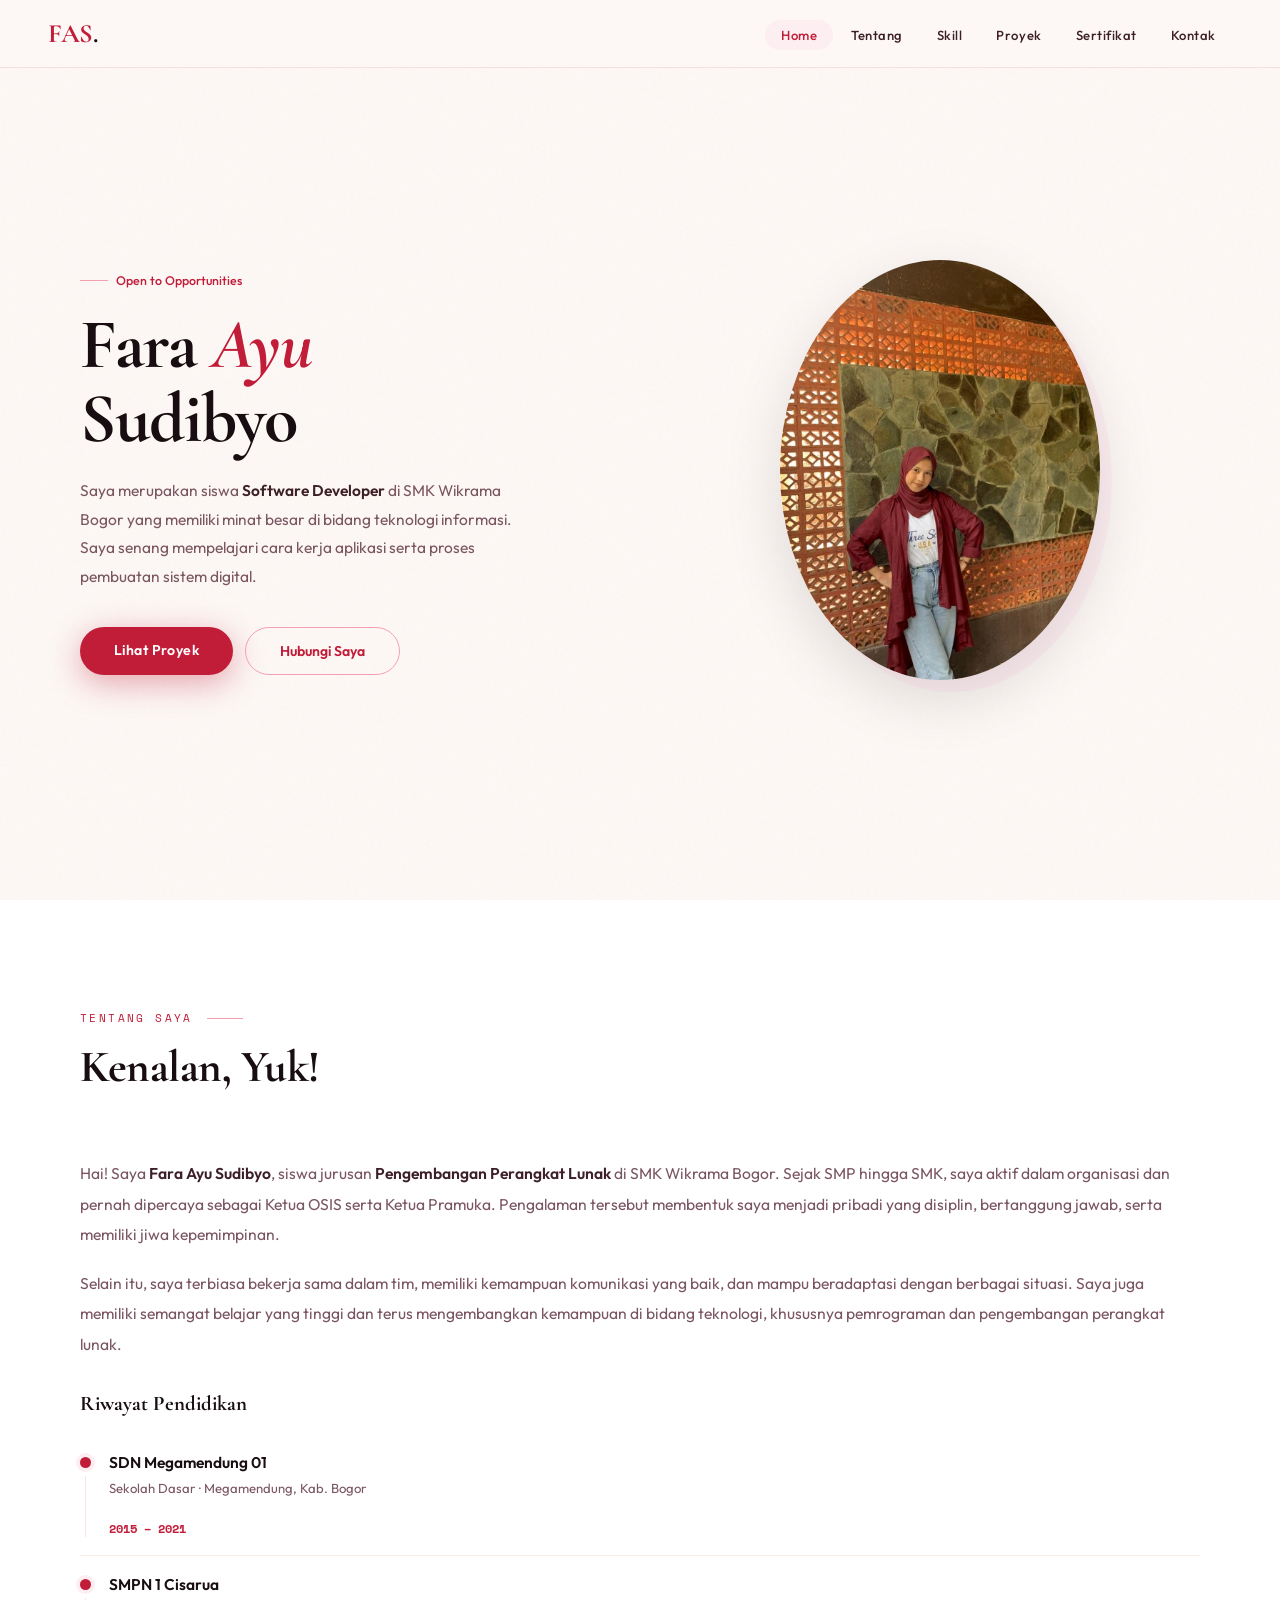
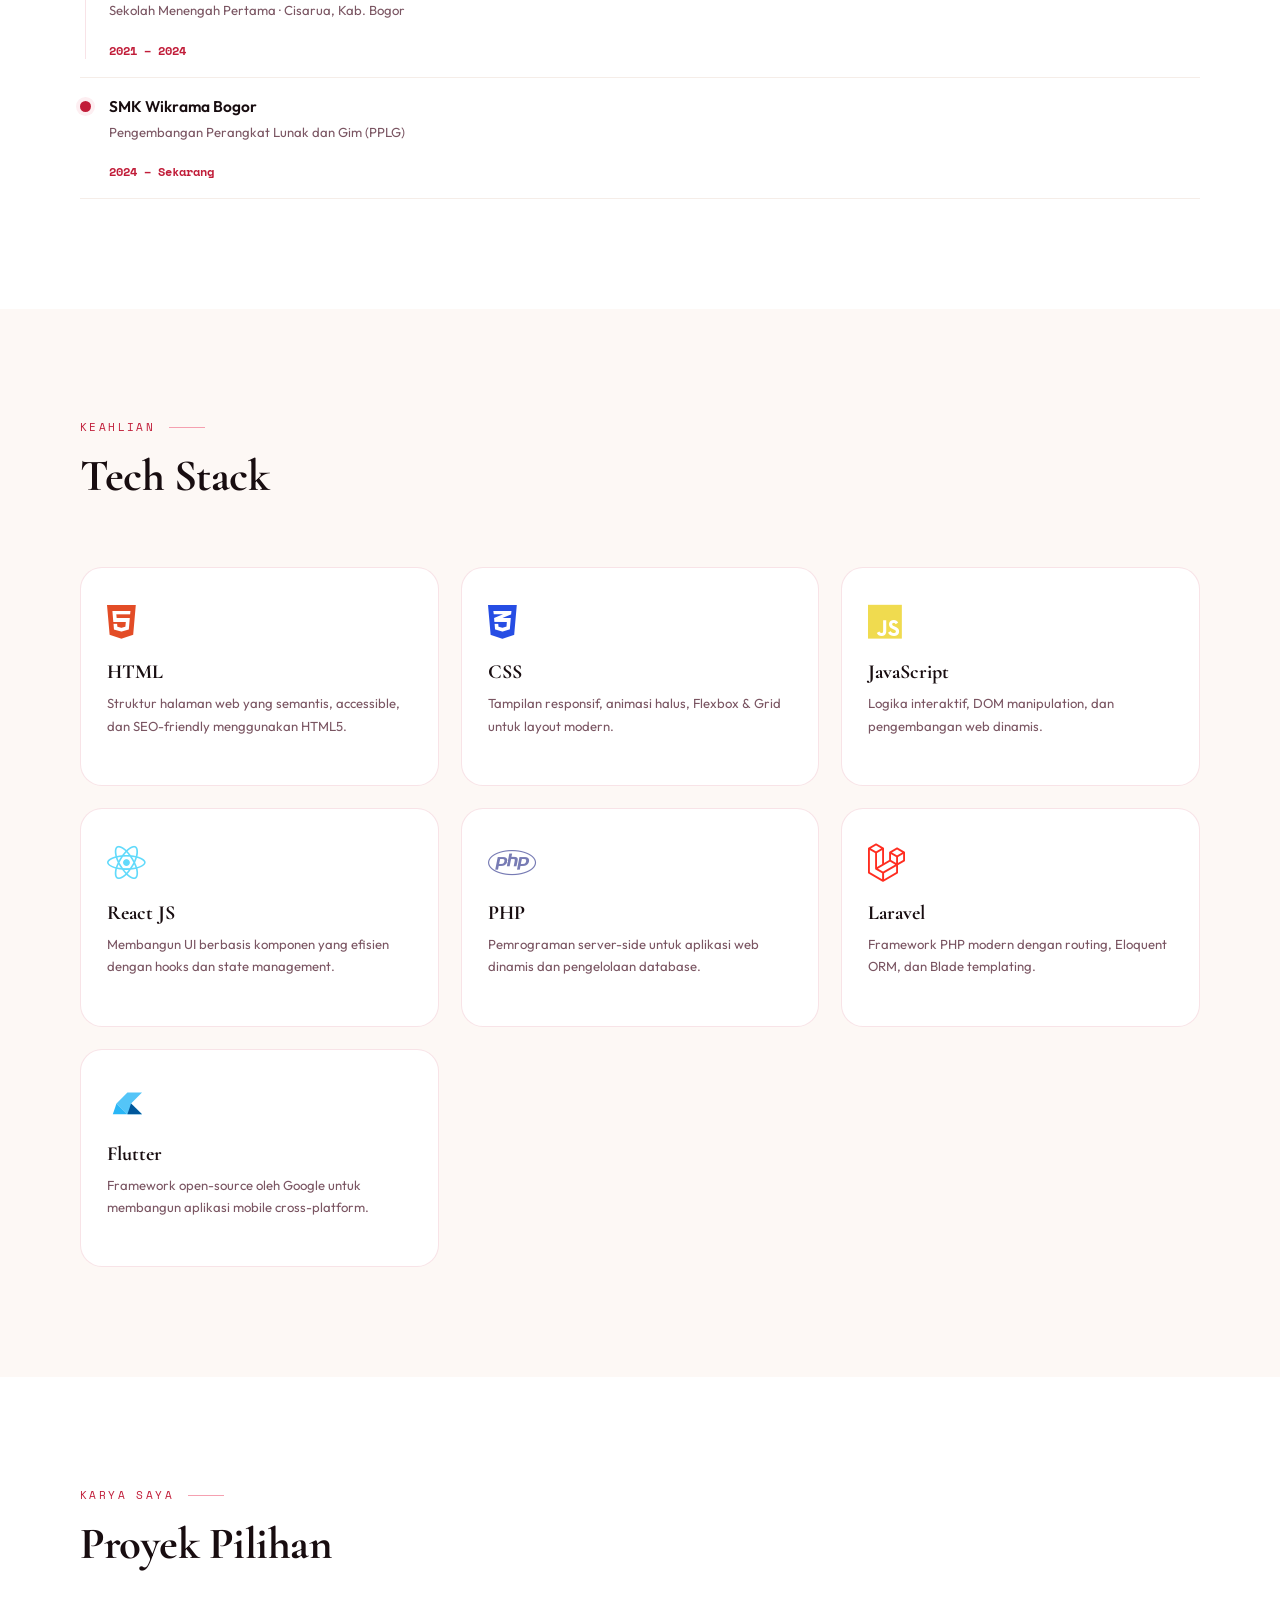
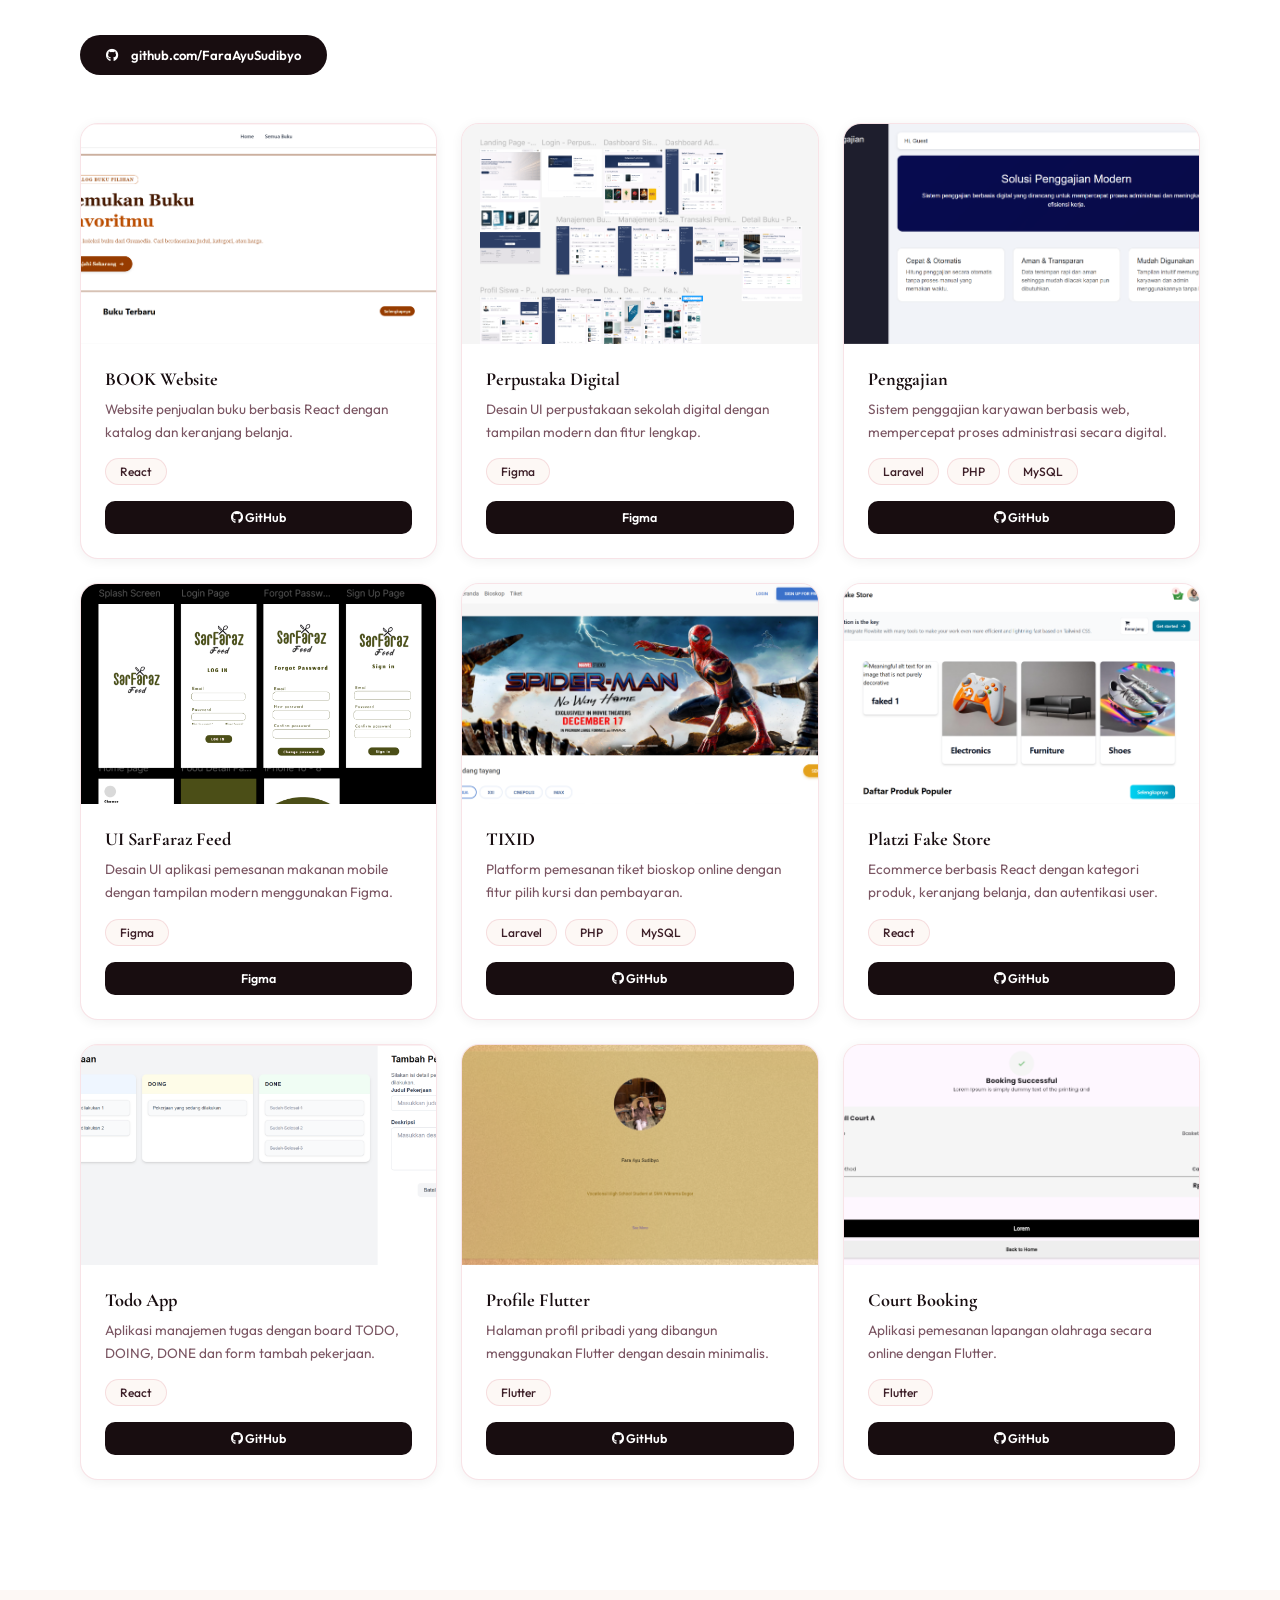
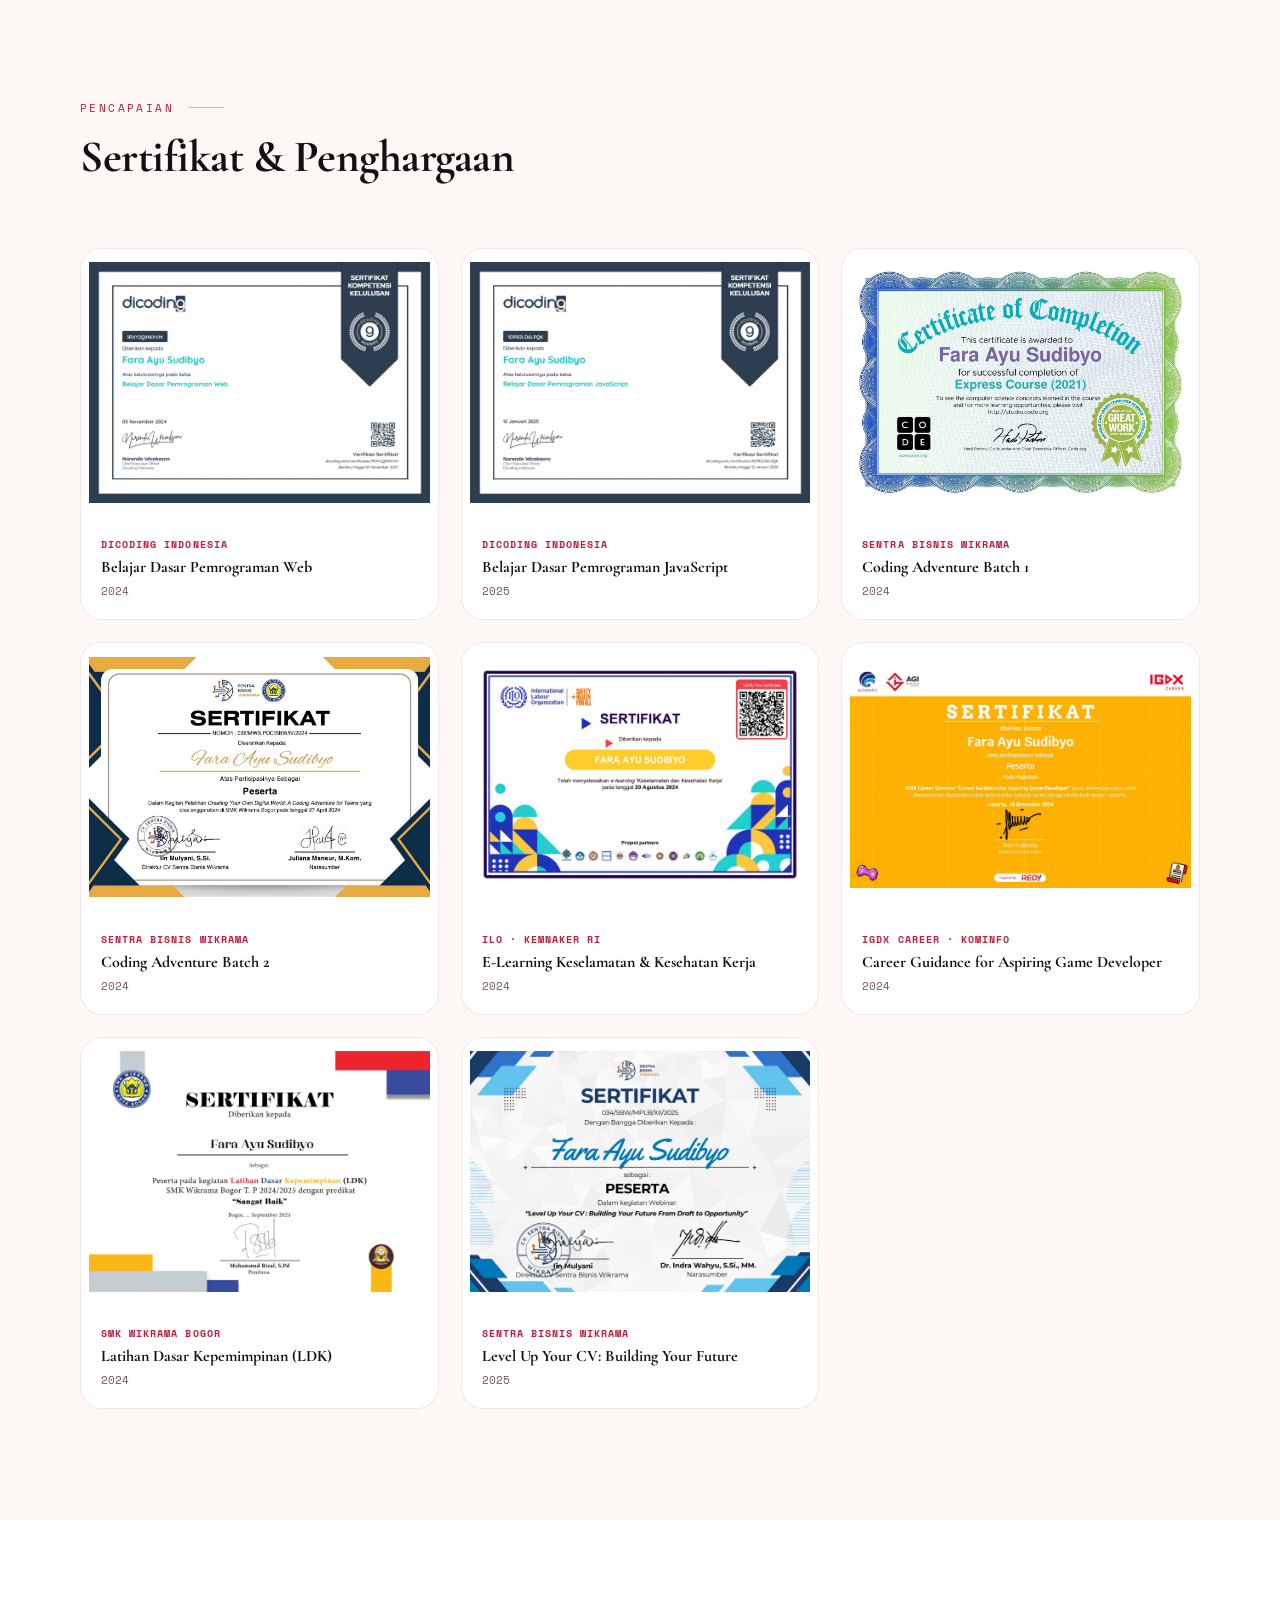
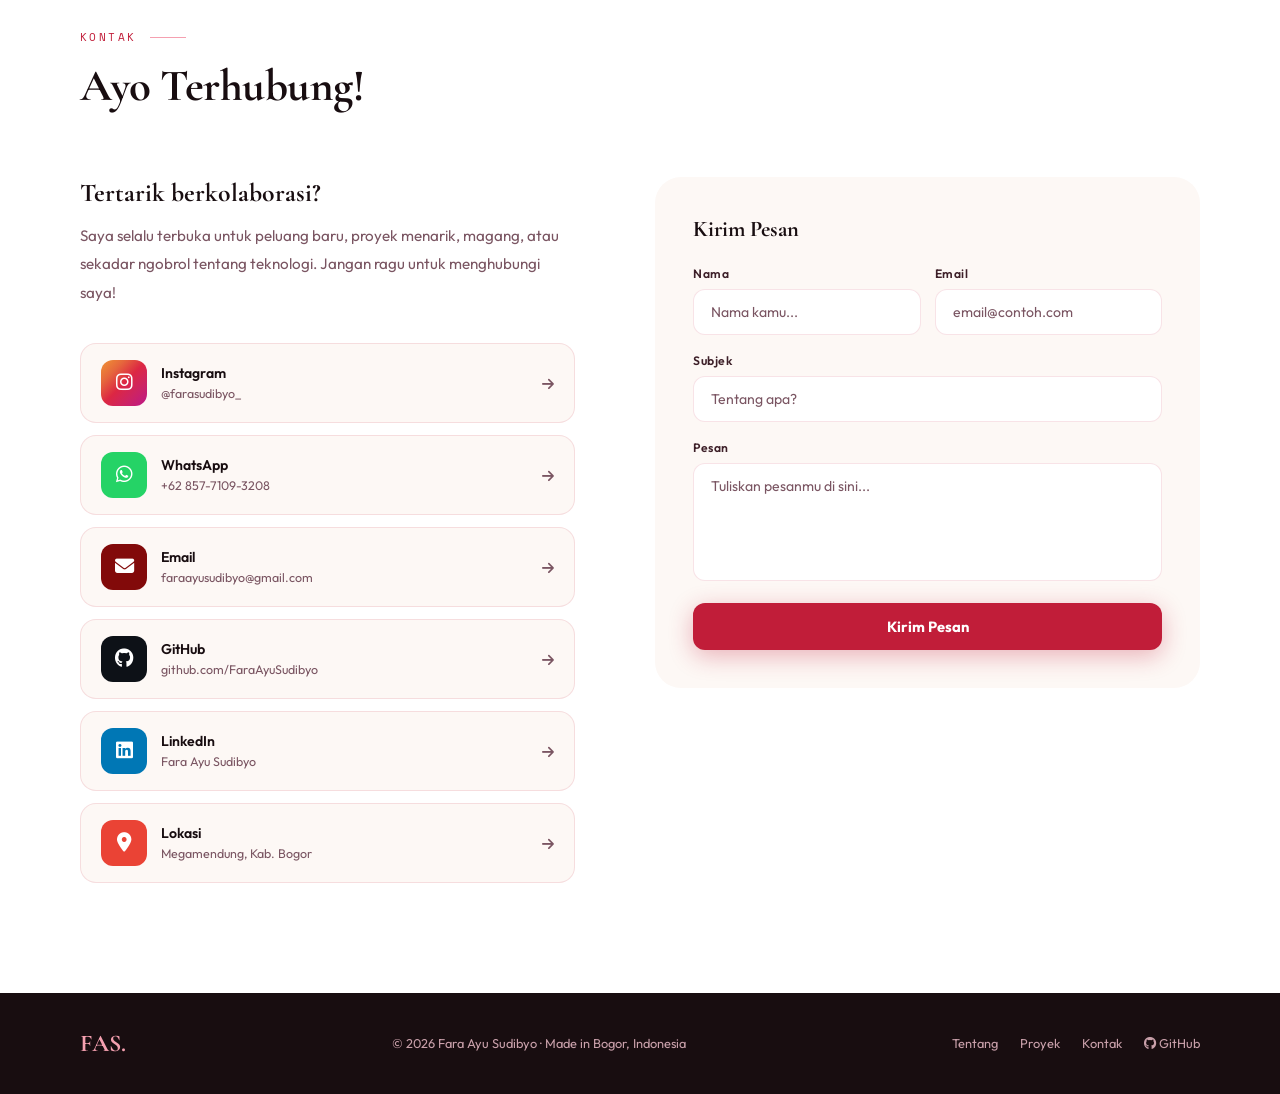
<file: index.html>
<!DOCTYPE html>
<html lang="id">
<head>
<meta charset="UTF-8" />
<meta name="viewport" content="width=device-width, initial-scale=1.0" />
<title>Fara Ayu Sudibyo — Portfolio</title>
<link rel="stylesheet" href="style.css" />
<style>

/* ── HOME ── */
#home {
  min-height: 100vh;
  display: grid; grid-template-columns: 1fr 1fr;
  align-items: center; gap: 80px;
  padding: 120px 80px 80px;
}
.hero-tag {
  display: inline-flex; align-items: center; gap: 8px;
  font-size: 0.78rem; font-weight: 500;
  color: var(--rose); margin-bottom: 20px;
  animation: fadeUp 0.6s 0.1s both;
}
.hero-tag::before { content: ''; width: 28px; height: 1px; background: var(--rose-3); }
.hero-name {
  font-family: 'Cormorant Garamond', serif;
  font-size: clamp(3rem, 5.5vw, 5rem);
  font-weight: 700; line-height: 1.05; letter-spacing: -1.5px;
  color: var(--ink); margin-bottom: 20px;
  animation: fadeUp 0.6s 0.2s both;
}
.hero-name em { color: var(--rose); font-style: italic; }
.hero-desc {
  font-size: 0.97rem; line-height: 1.85; color: var(--ink-3);
  max-width: 440px; margin-bottom: 36px;
  animation: fadeUp 0.6s 0.3s both;
}
.hero-desc strong { color: var(--ink-2); font-weight: 600; }
.hero-btns { display: flex; gap: 12px; flex-wrap: wrap; animation: fadeUp 0.6s 0.4s both; }
.hero-right {
  display: flex; justify-content: center; align-items: center;
  animation: fadeUp 0.6s 0.2s both;
}
.hero-photo-frame { position: relative; width: 320px; height: 420px; }
.hero-photo {
  width: 100%; height: 100%;
  object-fit: cover; object-position: top center;
  border-radius: 50%;
  box-shadow: 0 20px 60px rgba(0,0,0,0.12);
}
.hero-photo-frame::before {
  content: '';
  position: absolute; bottom: -12px; right: -12px;
  width: 100%; height: 100%;
  border-radius: 50%;
  background: var(--rose-pale);
  z-index: -1;
}

/* ── ABOUT ── */
#about { background: white; }
.about-content p { font-size: 0.98rem; line-height: 1.95; color: var(--ink-3); margin-bottom: 18px; }
.about-content strong { color: var(--ink-2); font-weight: 600; }
.edu-title {
  font-family: 'Cormorant Garamond', serif;
  font-size: 1.3rem; font-weight: 700; color: var(--ink); margin-bottom: 18px; margin-top: 32px;
}
.edu-list { display: flex; flex-direction: column; }
.edu-item { display: flex; gap: 18px; padding: 18px 0; border-bottom: 1px solid var(--cream-2); }
.edu-dot-col { display: flex; flex-direction: column; align-items: center; padding-top: 5px; }
.edu-dot { width: 11px; height: 11px; background: var(--rose); border-radius: 50%; box-shadow: 0 0 0 4px var(--rose-pale); flex-shrink: 0; }
.edu-line { width: 1px; flex: 1; background: var(--border); margin-top: 8px; }
.edu-item:last-child .edu-line { display: none; }
.edu-body h4 { font-size: 0.97rem; font-weight: 600; color: var(--ink); margin-bottom: 4px; }
.edu-body p { font-size: 0.82rem; color: var(--ink-3); }
.edu-year { font-family: 'Space Mono', monospace; font-size: 0.72rem; color: var(--rose); font-weight: 700; margin-top: 5px; }

/* ── SKILLS ── */
#skills { background: var(--cream); }
.skills-grid { display: grid; grid-template-columns: repeat(3, 1fr); gap: 22px; }
.skill-card {
  background: white; border-radius: 22px; padding: 30px 26px;
  border: 1px solid var(--border); transition: all 0.35s;
  position: relative; overflow: hidden;
}
.skill-card::after {
  content: ''; position: absolute; left: 0; bottom: 0; right: 0; height: 3px;
  background: linear-gradient(90deg, var(--rose), var(--rose-2));
  transform: scaleX(0); transform-origin: left; transition: transform 0.4s ease;
}
.skill-card:hover { transform: translateY(-7px); box-shadow: 0 20px 60px rgba(193,29,57,0.12); border-color: var(--rose-3); }
.skill-card:hover::after { transform: scaleX(1); }
.skill-name { font-family: 'Cormorant Garamond', serif; font-size: 1.25rem; font-weight: 700; color: var(--ink); margin-bottom: 8px; }
.skill-desc { font-size: 0.82rem; line-height: 1.7; color: var(--ink-3); margin-bottom: 18px; }
.skill-bar { height: 5px; background: var(--cream-2); border-radius: 3px; overflow: hidden; margin-bottom: 6px; }
.skill-fill {
  height: 100%; background: linear-gradient(90deg, var(--rose), var(--rose-2));
  border-radius: 3px; width: 0;
  transition: width 1.2s cubic-bezier(0.4,0,0.2,1);
}
.skill-pct { font-family: 'Space Mono', monospace; font-size: 0.7rem; color: var(--rose); font-weight: 700; }

/* ── PORTFOLIO ── */
#portfolio { background: white; }
.github-cta {
  display: inline-flex; align-items: center; gap: 12px;
  background: var(--ink); color: white;
  padding: 12px 26px; border-radius: 50px;
  font-size: 0.82rem; font-weight: 600;
  text-decoration: none; margin-bottom: 48px; transition: all 0.3s;
}
.github-cta:hover { background: var(--rose); transform: translateY(-2px); box-shadow: 0 8px 30px rgba(193,29,57,0.35); }
.projects-grid { display: grid; grid-template-columns: repeat(3, 1fr); gap: 24px; }
.proj-card {
  background: white; border-radius: 18px; overflow: hidden;
  border: 1px solid var(--border); transition: all 0.35s;
  box-shadow: 0 2px 12px rgba(0,0,0,0.06);
  display: flex; flex-direction: column;
}
.proj-card:hover { transform: translateY(-6px); box-shadow: 0 20px 50px rgba(0,0,0,0.12); border-color: var(--rose-3); }
.proj-thumb { width: 100%; height: 220px; overflow: hidden; background: var(--rose-pale); }
.proj-thumb img {
  width: 100%; height: 100%; object-fit: cover; object-position: top;
  display: block; transition: transform 0.4s;
}
.proj-card:hover .proj-thumb img { transform: scale(1.05); }
.proj-body { padding: 24px; display: flex; flex-direction: column; flex: 1; }
.proj-body h3 { font-family: 'Cormorant Garamond', serif; font-size: 1.15rem; font-weight: 700; color: var(--ink); margin-bottom: 8px; }
.proj-body p { font-size: 0.85rem; line-height: 1.7; color: var(--ink-3); margin-bottom: 14px; }
.tech-row { display: flex; flex-wrap: wrap; gap: 8px; margin-bottom: 16px; }
.tech-pill {
  font-size: 0.75rem; font-weight: 500; padding: 5px 14px;
  background: var(--cream); color: var(--ink-2);
  border: 1px solid var(--border); border-radius: 50px;
}
.proj-links { display: flex; gap: 9px; margin-top: auto; }
.pl {
  flex: 1; text-align: center; padding: 9px 12px; border-radius: 10px;
  font-size: 0.78rem; font-weight: 600; text-decoration: none;
  transition: all 0.25s; display: block;
}
.pl-gh { background: var(--ink); color: white; }
.pl-gh:hover { background: var(--rose); }
.pl-dm { background: var(--rose-pale); color: var(--rose); border: 1px solid var(--rose-3); }
.pl-dm:hover { background: var(--rose); color: white; }

/* ── CERTIFICATES ── */
#certificates { background: var(--cream); }
.certs-grid { display: grid; grid-template-columns: repeat(3, 1fr); gap: 22px; }
.cert-card {
  background: white; border-radius: 22px; overflow: hidden;
  border: 1px solid var(--border); transition: all 0.35s;
}
.cert-card:hover { transform: translateY(-7px); box-shadow: 0 20px 55px rgba(193,29,57,0.12); border-color: var(--rose-3); }
.cert-thumb {
  background: white; display: flex; align-items: center; justify-content: center;
  overflow: hidden; position: relative; aspect-ratio: 4/3;
}
.cert-thumb img { width: 100%; height: 100%; object-fit: contain; transition: transform 0.4s; padding: 8px; }
.cert-card:hover .cert-thumb img { transform: scale(1.06); }
.cert-body { padding: 20px; }
.cert-from {
  font-family: 'Space Mono', monospace; font-size: 0.65rem; color: var(--rose);
  font-weight: 700; letter-spacing: 0.1em; text-transform: uppercase; margin-bottom: 5px;
}
.cert-body h3 { font-family: 'Cormorant Garamond', serif; font-size: 1rem; font-weight: 700; color: var(--ink); margin-bottom: 5px; }
.cert-yr { font-family: 'Space Mono', monospace; font-size: 0.7rem; color: var(--ink-3); }

/* ── CONTACT ── */
#contact { background: white; }
.contact-grid { display: grid; grid-template-columns: 1fr 1.1fr; gap: 80px; align-items: start; }
.contact-intro h3 { font-family: 'Cormorant Garamond', serif; font-size: 1.6rem; font-weight: 700; color: var(--ink); margin-bottom: 14px; }
.contact-intro p { font-size: 0.95rem; line-height: 1.85; color: var(--ink-3); margin-bottom: 36px; }
.socials-list { display: flex; flex-direction: column; gap: 12px; }
.soc-card { display: flex; align-items: center; gap: 14px; padding: 16px 20px; background: var(--cream); border-radius: 16px; text-decoration: none; border: 1px solid var(--border); transition: all 0.3s; }
.soc-card:hover { background: var(--rose-pale); border-color: var(--rose-3); transform: translateX(8px); }
.soc-icon { width: 46px; height: 46px; border-radius: 12px; display: flex; align-items: center; justify-content: center; flex-shrink: 0; font-size: 1.3rem; color: white; }
.soc-label { font-size: 0.88rem; font-weight: 600; color: var(--ink); display: block; }
.soc-handle { font-size: 0.78rem; color: var(--ink-3); }
.soc-arr { margin-left: auto; color: var(--ink-3); transition: transform 0.25s, color 0.25s; }
.soc-card:hover .soc-arr { transform: translateX(4px); color: var(--rose); }
.contact-form { background: var(--cream); border-radius: 26px; padding: 38px; }
.contact-form h3 { font-family: 'Cormorant Garamond', serif; font-size: 1.4rem; font-weight: 700; color: var(--ink); margin-bottom: 24px; }
.form-row { display: grid; grid-template-columns: 1fr 1fr; gap: 14px; }
.form-group { margin-bottom: 18px; }
.form-group label { display: block; font-size: 0.76rem; font-weight: 600; color: var(--ink-2); letter-spacing: 0.04em; margin-bottom: 8px; }
.form-group input, .form-group textarea { width: 100%; padding: 13px 17px; background: white; border: 1.5px solid var(--border); border-radius: 12px; font-family: 'Outfit', sans-serif; font-size: 0.88rem; color: var(--ink); transition: border-color 0.25s; resize: none; outline: none; }
.form-group input:focus, .form-group textarea:focus { border-color: var(--rose); }
.form-group input::placeholder, .form-group textarea::placeholder { color: var(--ink-3); }
.btn-send { width: 100%; padding: 14px; background: var(--rose); color: white; border: none; border-radius: 12px; font-family: 'Outfit', sans-serif; font-size: 0.92rem; font-weight: 700; cursor: pointer; transition: all 0.3s; box-shadow: 0 6px 24px rgba(193,29,57,0.32); }
.btn-send:hover { background: #a0162f; transform: translateY(-2px); box-shadow: 0 12px 36px rgba(193,29,57,0.42); }

/* ── RESPONSIVE ── */
@media (max-width: 1100px) {
  .skills-grid { grid-template-columns: repeat(2,1fr); }
  .projects-grid { grid-template-columns: repeat(2,1fr); }
  .certs-grid { grid-template-columns: repeat(2,1fr); }
}
@media (max-width: 900px) {
  #home { grid-template-columns: 1fr; text-align: center; padding: 110px 28px 60px; gap: 48px; }
  .hero-right { display: none; }
  .hero-btns { justify-content: center; }
  .hero-desc { margin: 0 auto 36px; }
  .hero-tag { justify-content: center; }
  .contact-grid { grid-template-columns: 1fr; gap: 50px; }
  .form-row { grid-template-columns: 1fr; }
}
@media (max-width: 600px) {
  .skills-grid { grid-template-columns: 1fr; }
  .projects-grid { grid-template-columns: 1fr; }
  .certs-grid { grid-template-columns: 1fr; }
}
</style>
</head>
<body>

<nav id="navbar">
  <a href="#home" class="logo">FAS<em>.</em></a>
  <ul class="nav-links">
    <li><a href="#home">Home</a></li>
    <li><a href="#about">Tentang</a></li>
    <li><a href="#skills">Skill</a></li>
    <li><a href="#portfolio">Proyek</a></li>
    <li><a href="#certificates">Sertifikat</a></li>
    <li><a href="#contact">Kontak</a></li>
  </ul>
  <button class="hamburger" onclick="toggleMenu()"><i class="fa-solid fa-bars"></i></button>
</nav>
<div class="mobile-menu" id="mobile-menu">
  <a href="#home" onclick="closeMenu()">Home</a>
  <a href="#about" onclick="closeMenu()">Tentang</a>
  <a href="#skills" onclick="closeMenu()">Skill</a>
  <a href="#portfolio" onclick="closeMenu()">Proyek</a>
  <a href="#certificates" onclick="closeMenu()">Sertifikat</a>
  <a href="#contact" onclick="closeMenu()">Kontak</a>
</div>

<!-- ══════════ HOME ══════════ -->
<section id="home">
  <div class="hero-left">
    <div class="hero-tag">Open to Opportunities</div>
    <h1 class="hero-name">Fara <em>Ayu</em><br>Sudibyo</h1>
    <p class="hero-desc">
      Saya merupakan siswa <strong>Software Developer</strong> di SMK Wikrama Bogor yang memiliki minat besar di bidang teknologi informasi. Saya senang mempelajari cara kerja aplikasi serta proses pembuatan sistem digital.
    </p>
    <div class="hero-btns">
      <a href="#portfolio" class="btn-solid">Lihat Proyek</a>
      <a href="#contact" class="btn-ghost">Hubungi Saya</a>
    </div>
  </div>
  <div class="hero-right">
    <div class="hero-photo-frame">
      <img src="images/fara (2).png" alt="Fara Ayu Sudibyo" class="hero-photo">
    </div>
  </div>
</section>

<!-- ══════════ ABOUT ══════════ -->
<section id="about">
  <div class="sec-eyebrow reveal">Tentang Saya</div>
  <h2 class="sec-heading reveal">Kenalan, Yuk!</h2>
  <div class="about-content reveal" style="transition-delay:0.1s">
    <p>Hai! Saya <strong>Fara Ayu Sudibyo</strong>, siswa jurusan <strong>Pengembangan Perangkat Lunak</strong> di SMK Wikrama Bogor. Sejak SMP hingga SMK, saya aktif dalam organisasi dan pernah dipercaya sebagai Ketua OSIS serta Ketua Pramuka. Pengalaman tersebut membentuk saya menjadi pribadi yang disiplin, bertanggung jawab, serta memiliki jiwa kepemimpinan.</p>
    <p>Selain itu, saya terbiasa bekerja sama dalam tim, memiliki kemampuan komunikasi yang baik, dan mampu beradaptasi dengan berbagai situasi. Saya juga memiliki semangat belajar yang tinggi dan terus mengembangkan kemampuan di bidang teknologi, khususnya pemrograman dan pengembangan perangkat lunak.</p>
    <h3 class="edu-title">Riwayat Pendidikan</h3>
    <div class="edu-list">
      <div class="edu-item">
        <div class="edu-dot-col"><div class="edu-dot"></div><div class="edu-line"></div></div>
        <div class="edu-body">
          <h4>SDN Megamendung 01</h4>
          <p>Sekolah Dasar · Megamendung, Kab. Bogor</p>
          <div class="edu-year">2015 – 2021</div>
        </div>
      </div>
      <div class="edu-item">
        <div class="edu-dot-col"><div class="edu-dot"></div><div class="edu-line"></div></div>
        <div class="edu-body">
          <h4>SMPN 1 Cisarua</h4>
          <p>Sekolah Menengah Pertama · Cisarua, Kab. Bogor</p>
          <div class="edu-year">2021 – 2024</div>
        </div>
      </div>
      <div class="edu-item">
        <div class="edu-dot-col"><div class="edu-dot"></div><div class="edu-line"></div></div>
        <div class="edu-body">
          <h4>SMK Wikrama Bogor</h4>
          <p>Pengembangan Perangkat Lunak dan Gim (PPLG)</p>
          <div class="edu-year">2024 – Sekarang</div>
        </div>
      </div>
    </div>
  </div>
</section>

<!-- ══════════ SKILLS ══════════ -->
<section id="skills">
  <div class="sec-eyebrow reveal">Keahlian</div>
  <h2 class="sec-heading reveal">Tech Stack</h2>
  <div class="skills-grid">
    <div class="skill-card reveal" style="transition-delay:0s">
      <div class="skill-icon"><i class="fa-brands fa-html5" style="color:#e34c26"></i></div>
      <div class="skill-name">HTML</div>
      <div class="skill-desc">Struktur halaman web yang semantis, accessible, dan SEO-friendly menggunakan HTML5.</div>
    </div>
    <div class="skill-card reveal" style="transition-delay:0.08s">
      <div class="skill-icon"><i class="fa-brands fa-css3-alt" style="color:#264de4"></i></div>
      <div class="skill-name">CSS</div>
      <div class="skill-desc">Tampilan responsif, animasi halus, Flexbox & Grid untuk layout modern.</div>
    </div>
    <div class="skill-card reveal" style="transition-delay:0.16s">
      <div class="skill-icon"><i class="fa-brands fa-js" style="color:#f0db4f"></i></div>
      <div class="skill-name">JavaScript</div>
      <div class="skill-desc">Logika interaktif, DOM manipulation, dan pengembangan web dinamis.</div>
    </div>
    <div class="skill-card reveal" style="transition-delay:0.24s">
      <div class="skill-icon"><i class="fa-brands fa-react" style="color:#61dafb"></i></div>
      <div class="skill-name">React JS</div>
      <div class="skill-desc">Membangun UI berbasis komponen yang efisien dengan hooks dan state management.</div>
    </div>
    <div class="skill-card reveal" style="transition-delay:0.32s">
      <div class="skill-icon"><i class="fa-brands fa-php" style="color:#777bb4"></i></div>
      <div class="skill-name">PHP</div>
      <div class="skill-desc">Pemrograman server-side untuk aplikasi web dinamis dan pengelolaan database.</div>
    </div>
    <div class="skill-card reveal" style="transition-delay:0.4s">
      <div class="skill-icon"><i class="fa-brands fa-laravel" style="color:#ff2d20"></i></div>
      <div class="skill-name">Laravel</div>
      <div class="skill-desc">Framework PHP modern dengan routing, Eloquent ORM, dan Blade templating.</div>
    </div>
    <div class="skill-card reveal" style="transition-delay:0.48s">
      <div class="skill-icon">
        <svg width="35" height="35" viewBox="0 0 48 48" fill="none">
          <path d="M13 28L28 13H48L33 28L48 43H28L13 28Z" fill="#54C5F8"/>
          <path d="M28 43L33 28L48 43H28Z" fill="#01579B"/>
          <path d="M13 28L28 43H8L13 28Z" fill="#29B6F6"/>
        </svg>
      </div>
      <div class="skill-name">Flutter</div>
      <div class="skill-desc">Framework open-source oleh Google untuk membangun aplikasi mobile cross-platform.</div>
    </div>
  </div>
</section>

<!-- ══════════ PORTFOLIO ══════════ -->
<section id="portfolio">
  <div class="sec-eyebrow reveal">Karya Saya</div>
  <h2 class="sec-heading reveal">Proyek Pilihan</h2>
  <a href="https://github.com/FaraAyuSudibyo" target="_blank" class="github-cta reveal">
    <i class="fa-brands fa-github"></i>
    github.com/FaraAyuSudibyo
  </a>
  <div class="projects-grid">

    <div class="proj-card reveal" style="transition-delay:0s">
      <div class="proj-thumb"><img src="images/buku.png" alt="Book Website" /></div>
      <div class="proj-body">
        <h3>BOOK Website</h3>
        <p>Website penjualan buku berbasis React dengan katalog dan keranjang belanja.</p>
        <div class="tech-row"><span class="tech-pill">React</span></div>
        <div class="proj-links">
          <a href="https://github.com/FaraAyuSudibyo/book_react.git" target="_blank" class="pl pl-gh"><i class="fa-brands fa-github"></i> GitHub</a>
        </div>
      </div>
    </div>

    <div class="proj-card reveal" style="transition-delay:0.08s">
      <div class="proj-thumb"><img src="images/figma2.png" alt="Perpustaka Digital" /></div>
      <div class="proj-body">
        <h3>Perpustaka Digital</h3>
        <p>Desain UI perpustakaan sekolah digital dengan tampilan modern dan fitur lengkap.</p>
        <div class="tech-row"><span class="tech-pill">Figma</span></div>
        <div class="proj-links">
          <a href="https://www.figma.com/design/BLhqUTYvhGPyc6g2o9Cyhe/perpus?node-id=0-1&t=MZ8vOlE05fpRBtEZ-1" target="_blank" class="pl pl-gh">Figma</a>
        </div>
      </div>
    </div>

    <div class="proj-card reveal" style="transition-delay:0.16s">
      <div class="proj-thumb"><img src="images/gaji.png" alt="Penggajian" /></div>
      <div class="proj-body">
        <h3>Penggajian</h3>
        <p>Sistem penggajian karyawan berbasis web, mempercepat proses administrasi secara digital.</p>
        <div class="tech-row"><span class="tech-pill">Laravel</span><span class="tech-pill">PHP</span><span class="tech-pill">MySQL</span></div>
        <div class="proj-links">
          <a href="https://github.com/FaraAyuSudibyo/PENGGAJIAN.git" target="_blank" class="pl pl-gh"><i class="fa-brands fa-github"></i> GitHub</a>
        </div>
      </div>
    </div>

    <div class="proj-card reveal" style="transition-delay:0.24s">
      <div class="proj-thumb"><img src="images/figma1.png" alt="UI SarFaraz Feed" /></div>
      <div class="proj-body">
        <h3>UI SarFaraz Feed</h3>
        <p>Desain UI aplikasi pemesanan makanan mobile dengan tampilan modern menggunakan Figma.</p>
        <div class="tech-row"><span class="tech-pill">Figma</span></div>
        <div class="proj-links">
          <a href="https://www.figma.com/design/xM8px6GWxVkhxCpNpwPSFA/Untitled?node-id=0-1&t=5j7cyTuDJXWKlyXO-1" target="_blank" class="pl pl-gh">Figma</a>
        </div>
      </div>
    </div>

    <div class="proj-card reveal" style="transition-delay:0.32s">
      <div class="proj-thumb"><img src="images/tixid.png" alt="TIXID" /></div>
      <div class="proj-body">
        <h3>TIXID</h3>
        <p>Platform pemesanan tiket bioskop online dengan fitur pilih kursi dan pembayaran.</p>
        <div class="tech-row"><span class="tech-pill">Laravel</span><span class="tech-pill">PHP</span><span class="tech-pill">MySQL</span></div>
        <div class="proj-links">
          <a href="https://github.com/FaraAyuSudibyo/TIXID.git" target="_blank" class="pl pl-gh"><i class="fa-brands fa-github"></i> GitHub</a>
        </div>
      </div>
    </div>

    <div class="proj-card reveal" style="transition-delay:0.40s">
      <div class="proj-thumb"><img src="images/platzi.png" alt="Platzi Fake Store" /></div>
      <div class="proj-body">
        <h3>Platzi Fake Store</h3>
        <p>Ecommerce berbasis React dengan kategori produk, keranjang belanja, dan autentikasi user.</p>
        <div class="tech-row"><span class="tech-pill">React</span></div>
        <div class="proj-links">
          <a href="https://github.com/FaraAyuSudibyo/platzi.git" target="_blank" class="pl pl-gh"><i class="fa-brands fa-github"></i> GitHub</a>
        </div>
      </div>
    </div>

    <div class="proj-card reveal" style="transition-delay:0.48s">
      <div class="proj-thumb"><img src="images/todo-app.png" alt="Todo App" /></div>
      <div class="proj-body">
        <h3>Todo App</h3>
        <p>Aplikasi manajemen tugas dengan board TODO, DOING, DONE dan form tambah pekerjaan.</p>
        <div class="tech-row"><span class="tech-pill">React</span></div>
        <div class="proj-links">
          <a href="https://github.com/FaraAyuSudibyo" target="_blank" class="pl pl-gh"><i class="fa-brands fa-github"></i> GitHub</a>
        </div>
      </div>
    </div>

    <div class="proj-card reveal" style="transition-delay:0.56s">
      <div class="proj-thumb"><img src="images/profil_flut.png" alt="Profile Flutter" /></div>
      <div class="proj-body">
        <h3>Profile Flutter</h3>
        <p>Halaman profil pribadi yang dibangun menggunakan Flutter dengan desain minimalis.</p>
        <div class="tech-row"><span class="tech-pill">Flutter</span></div>
        <div class="proj-links">
          <a href="https://github.com/FaraAyuSudibyo/profile-flutter.git" target="_blank" class="pl pl-gh"><i class="fa-brands fa-github"></i> GitHub</a>
        </div>
      </div>
    </div>

    <div class="proj-card reveal" style="transition-delay:0.64s">
      <div class="proj-thumb"><img src="images/court booking.png" alt="Court Booking" /></div>
      <div class="proj-body">
        <h3>Court Booking</h3>
        <p>Aplikasi pemesanan lapangan olahraga secara online dengan Flutter.</p>
        <div class="tech-row"><span class="tech-pill">Flutter</span></div>
        <div class="proj-links">
          <a href="https://github.com/FaraAyuSudibyo/court_booking.git" target="_blank" class="pl pl-gh"><i class="fa-brands fa-github"></i> GitHub</a>
        </div>
      </div>
    </div>

  </div>
</section>

<!-- ══════════ CERTIFICATES ══════════ -->
<section id="certificates">
  <div class="sec-eyebrow reveal">Pencapaian</div>
  <h2 class="sec-heading reveal">Sertifikat & Penghargaan</h2>
  <div class="certs-grid">

    <div class="cert-card reveal" style="transition-delay:0s">
      <div class="cert-thumb"><img src="images/dicoding (1).jpeg" alt="Dicoding Web" /></div>
      <div class="cert-body">
        <div class="cert-from">Dicoding Indonesia</div>
        <h3>Belajar Dasar Pemrograman Web</h3>
        <div class="cert-yr">2024</div>
      </div>
    </div>

    <div class="cert-card reveal" style="transition-delay:0.08s">
      <div class="cert-thumb"><img src="images/dicoding 2.jpeg" alt="Dicoding JS" /></div>
      <div class="cert-body">
        <div class="cert-from">Dicoding Indonesia</div>
        <h3>Belajar Dasar Pemrograman JavaScript</h3>
        <div class="cert-yr">2025</div>
      </div>
    </div>

    <div class="cert-card reveal" style="transition-delay:0.16s">
      <div class="cert-thumb"><img src="images/coding adv .jpeg" alt="Coding Adventure 1" /></div>
      <div class="cert-body">
        <div class="cert-from">Sentra Bisnis Wikrama</div>
        <h3>Coding Adventure Batch 1</h3>
        <div class="cert-yr">2024</div>
      </div>
    </div>

    <div class="cert-card reveal" style="transition-delay:0.24s">
      <div class="cert-thumb"><img src="images/coding adv 2.jpeg" alt="Coding Adventure 2" /></div>
      <div class="cert-body">
        <div class="cert-from">Sentra Bisnis Wikrama</div>
        <h3>Coding Adventure Batch 2</h3>
        <div class="cert-yr">2024</div>
      </div>
    </div>

    <div class="cert-card reveal" style="transition-delay:0.32s">
      <div class="cert-thumb"><img src="images/k3.jpeg" alt="K3" /></div>
      <div class="cert-body">
        <div class="cert-from">ILO · Kemnaker RI</div>
        <h3>E-Learning Keselamatan & Kesehatan Kerja</h3>
        <div class="cert-yr">2024</div>
      </div>
    </div>

    <div class="cert-card reveal" style="transition-delay:0.40s">
      <div class="cert-thumb"><img src="images/WhatsApp Image 2026-05-06 at 09.38.43.jpeg" alt="IGDX" /></div>
      <div class="cert-body">
        <div class="cert-from">IGDX Career · Kominfo</div>
        <h3>Career Guidance for Aspiring Game Developer</h3>
        <div class="cert-yr">2024</div>
      </div>
    </div>

    <div class="cert-card reveal" style="transition-delay:0.48s">
      <div class="cert-thumb"><img src="images/ldk.jpeg" alt="LDK" /></div>
      <div class="cert-body">
        <div class="cert-from">SMK Wikrama Bogor</div>
        <h3>Latihan Dasar Kepemimpinan (LDK)</h3>
        <div class="cert-yr">2024</div>
      </div>
    </div>

    <div class="cert-card reveal" style="transition-delay:0.56s">
      <div class="cert-thumb"><img src="images/cv.jpeg" alt="Level Up CV" /></div>
      <div class="cert-body">
        <div class="cert-from">Sentra Bisnis Wikrama</div>
        <h3>Level Up Your CV: Building Your Future</h3>
        <div class="cert-yr">2025</div>
      </div>
    </div>

  </div>
</section>

<section id="contact">
  <div class="sec-eyebrow reveal">Kontak</div>
  <h2 class="sec-heading reveal">Ayo Terhubung!</h2>
  <div class="contact-grid">
    <div class="reveal">
      <div class="contact-intro">
        <h3>Tertarik berkolaborasi?</h3>
        <p>Saya selalu terbuka untuk peluang baru, proyek menarik, magang, atau sekadar ngobrol tentang teknologi. Jangan ragu untuk menghubungi saya!</p>
      </div>
      <div class="socials-list">
        <a href="https://www.instagram.com/farasudibyo_" target="_blank" class="soc-card">
          <div class="soc-icon" style="background:linear-gradient(135deg,#f09433,#e6683c,#dc2743,#cc2366,#bc1888)"><i class="fa-brands fa-instagram"></i></div>
          <div><span class="soc-label">Instagram</span><span class="soc-handle">@farasudibyo_</span></div>
          <span class="soc-arr"><i class="fa-solid fa-arrow-right"></i></span>
        </a>
        <a href="https://wa.me/+6285771093208" target="_blank" class="soc-card">
          <div class="soc-icon" style="background:#25d366"><i class="fa-brands fa-whatsapp"></i></div>
          <div><span class="soc-label">WhatsApp</span><span class="soc-handle">+62 857-7109-3208</span></div>
          <span class="soc-arr"><i class="fa-solid fa-arrow-right"></i></span>
        </a>
        <a href="mailto:faraayusudibyo@gmail.com" class="soc-card">
          <div class="soc-icon" style="background:rgb(130,10,10)"><i class="fa-solid fa-envelope"></i></div>
          <div><span class="soc-label">Email</span><span class="soc-handle">faraayusudibyo@gmail.com</span></div>
          <span class="soc-arr"><i class="fa-solid fa-arrow-right"></i></span>
        </a>
        <a href="https://github.com/FaraAyuSudibyo" target="_blank" class="soc-card">
          <div class="soc-icon" style="background:#0d1117"><i class="fa-brands fa-github"></i></div>
          <div><span class="soc-label">GitHub</span><span class="soc-handle">github.com/FaraAyuSudibyo</span></div>
          <span class="soc-arr"><i class="fa-solid fa-arrow-right"></i></span>
        </a>
        <a href="www.linkedin.com/in/faraayu-sudibyo-90168b37b" target="_blank" class="soc-card">
          <div class="soc-icon" style="background:#0077b5"><i class="fa-brands fa-linkedin"></i></div>
          <div><span class="soc-label">LinkedIn</span><span class="soc-handle">Fara Ayu Sudibyo</span></div>
          <span class="soc-arr"><i class="fa-solid fa-arrow-right"></i></span>
        </a>
        <a href="https://maps.google.com/?q=Megamendung,Bogor" target="_blank" class="soc-card">
          <div class="soc-icon" style="background:#ea4335"><i class="fa-solid fa-location-dot"></i></div>
          <div><span class="soc-label">Lokasi</span><span class="soc-handle">Megamendung, Kab. Bogor</span></div>
          <span class="soc-arr"><i class="fa-solid fa-arrow-right"></i></span>
        </a>
      </div>
    </div>
    <div class="reveal" style="transition-delay:0.15s">
      <div class="contact-form">
        <h3>Kirim Pesan</h3>
        <form action="https://formspree.io/f/xannngwb" method="POST">
          <div class="form-row">
            <div class="form-group">
              <label>Nama</label>
              <input type="text" name="name" placeholder="Nama kamu..." required />
            </div>
            <div class="form-group">
              <label>Email</label>
              <input type="email" name="email" placeholder="email@contoh.com" required />
            </div>
          </div>
          <div class="form-group">
            <label>Subjek</label>
            <input type="text" name="subject" placeholder="Tentang apa?" />
          </div>
          <div class="form-group">
            <label>Pesan</label>
            <textarea name="message" rows="5" placeholder="Tuliskan pesanmu di sini..."></textarea>
          </div>
          <button type="submit" class="btn-send">Kirim Pesan</button>
        </form>
      </div>
    </div>
  </div>
</section>

<footer>
  <div class="footer-logo">FAS.</div>
  <p>© 2026 Fara Ayu Sudibyo · Made in Bogor, Indonesia</p>
  <div class="footer-links">
    <a href="#about">Tentang</a>
    <a href="#portfolio">Proyek</a>
    <a href="#contact">Kontak</a>
    <a href="https://github.com/FaraAyuSudibyo" target="_blank"><i class="fa-brands fa-github"></i> GitHub</a>
  </div>
</footer>

<script src="script.js"></script>
</body>
</html>
</file>
<file: style.css>
@import url('https://fonts.googleapis.com/css2?family=Cormorant+Garamond:ital,wght@0,400;0,600;0,700;1,400;1,600&family=Outfit:wght@300;400;500;600&family=Space+Mono:wght@400;700&display=swap');

/* Font Awesome */
@import url('https://cdnjs.cloudflare.com/ajax/libs/font-awesome/6.5.0/css/all.min.css');

/* ── RESET & ROOT ── */
*, *::before, *::after { margin: 0; padding: 0; box-sizing: border-box; }
:root {
  --rose:      #c11d39;
  --rose-2:    #e0546f;
  --rose-3:    #f5a0b0;
  --rose-pale: #fdeef1;
  --cream:     #fdf8f5;
  --cream-2:   #f5ede8;
  --ink:       #180d10;
  --ink-2:     #3d1f28;
  --ink-3:     #7a5562;
  --white:     #ffffff;
  --border:    rgba(193,29,57,0.12);
}

html { scroll-behavior: smooth; }
body {
  font-family: 'Outfit', sans-serif;
  background: var(--cream);
  color: var(--ink);
  overflow-x: hidden;
}
::selection { background: var(--rose-pale); color: var(--rose); }
::-webkit-scrollbar { width: 5px; }
::-webkit-scrollbar-track { background: var(--cream-2); }
::-webkit-scrollbar-thumb { background: var(--rose-3); border-radius: 3px; }

/* ── NOISE OVERLAY ── */
body::before {
  content: '';
  position: fixed; inset: 0; z-index: 0; pointer-events: none;
  background-image: url("data:image/svg+xml,%3Csvg viewBox='0 0 256 256' xmlns='http://www.w3.org/2000/svg'%3E%3Cfilter id='noise'%3E%3CfeTurbulence type='fractalNoise' baseFrequency='0.9' numOctaves='4' stitchTiles='stitch'/%3E%3C/filter%3E%3Crect width='100%25' height='100%25' filter='url(%23noise)' opacity='0.04'/%3E%3C/svg%3E");
  opacity: 0.6;
}

/* ── NAVBAR ── */
nav {
  position: fixed; top: 0; left: 0; right: 0; z-index: 100;
  height: 68px;
  display: flex; align-items: center; justify-content: space-between;
  padding: 0 48px;
  background: rgba(253,248,245,0.88);
  backdrop-filter: blur(24px);
  border-bottom: 1px solid var(--border);
  transition: box-shadow 0.3s;
}
nav.scrolled { box-shadow: 0 4px 40px rgba(193,29,57,0.08); }

.logo {
  font-family: 'Cormorant Garamond', serif;
  font-size: 1.65rem; font-weight: 700; color: var(--rose);
  letter-spacing: -0.5px; text-decoration: none;
}
.logo em { color: var(--ink); font-style: normal; }

.nav-links { display: flex; align-items: center; gap: 2px; list-style: none; }
.nav-links a {
  font-size: 0.82rem; font-weight: 500; letter-spacing: 0.04em;
  color: var(--ink-2); text-decoration: none;
  padding: 7px 16px; border-radius: 50px;
  transition: all 0.25s;
}
.nav-links a:hover, .nav-links a.active {
  background: var(--rose-pale); color: var(--rose);
}

.hamburger {
  display: none; cursor: pointer;
  background: none; border: none;
  color: var(--rose); font-size: 1.4rem;
  padding: 4px 8px;
}

/* ── MOBILE MENU ── */
.mobile-menu {
  display: none; position: fixed;
  top: 68px; left: 0; right: 0; z-index: 99;
  background: rgba(253,248,245,0.97);
  backdrop-filter: blur(20px);
  border-bottom: 1px solid var(--border);
  padding: 16px 24px; flex-direction: column; gap: 4px;
}
.mobile-menu a {
  display: block; padding: 11px 16px;
  font-size: 0.9rem; font-weight: 500;
  color: var(--ink-2); text-decoration: none; border-radius: 10px;
}
.mobile-menu a:hover, .mobile-menu a.active {
  background: var(--rose-pale); color: var(--rose);
}

/* ── SECTION SHARED ── */
section { padding: 110px 80px; position: relative; }

.sec-eyebrow {
  font-family: 'Space Mono', monospace;
  font-size: 0.68rem; letter-spacing: 0.22em;
  text-transform: uppercase; color: var(--rose);
  display: flex; align-items: center; gap: 14px; margin-bottom: 14px;
}
.sec-eyebrow::after { content: ''; flex: 0 0 36px; height: 1px; background: var(--rose-3); }

.sec-heading {
  font-family: 'Cormorant Garamond', serif;
  font-size: clamp(2.2rem, 3.5vw, 3.2rem); font-weight: 700;
  color: var(--ink); letter-spacing: -0.5px; margin-bottom: 64px;
}

/* ── FONT AWESOME ICON SIZES ── */
.skill-icon { font-size: 2.4rem; margin-bottom: 14px; }
.skill-icon i { font-size: 2.4rem; }
.soc-icon i { font-size: 1.2rem; }
.soc-arr i { font-size: 0.85rem; }
.sec-eyebrow i { font-size: 0.68rem; }


.reveal { opacity: 0; transform: translateY(36px); transition: opacity 0.7s ease, transform 0.7s ease; }
.reveal.visible { opacity: 1; transform: translateY(0); }

@keyframes fadeUp { from{opacity:0;transform:translateY(30px)} to{opacity:1;transform:translateY(0)} }
@keyframes ping { 0%,100%{opacity:1;transform:scale(1)} 50%{opacity:0.4;transform:scale(1.5)} }
@keyframes blobFloat { 0%,100%{transform:translateY(-50%) scale(1)} 50%{transform:translateY(-54%) scale(1.05)} }

/* ── BUTTONS ── */
.btn-solid {
  padding: 14px 34px; background: var(--rose); color: white;
  border-radius: 50px; border: none; font-family: 'Outfit', sans-serif;
  font-size: 0.88rem; font-weight: 600; letter-spacing: 0.03em;
  text-decoration: none; display: inline-block;
  box-shadow: 0 8px 32px rgba(193,29,57,0.38);
  transition: all 0.3s; cursor: pointer;
}
.btn-solid:hover { background: #a0162f; transform: translateY(-3px); box-shadow: 0 14px 44px rgba(193,29,57,0.48); }

.btn-ghost {
  padding: 14px 34px; background: transparent; color: var(--rose);
  border-radius: 50px; border: 1.5px solid var(--rose-3);
  font-family: 'Outfit', sans-serif; font-size: 0.88rem; font-weight: 600;
  text-decoration: none; display: inline-block;
  transition: all 0.3s; cursor: pointer;
}
.btn-ghost:hover { border-color: var(--rose); background: var(--rose-pale); transform: translateY(-3px); }

/* ── FOOTER ── */
footer {
  background: var(--ink); padding: 36px 80px;
  display: flex; align-items: center; justify-content: space-between;
}
.footer-logo { font-family: 'Cormorant Garamond', serif; font-size: 1.5rem; font-weight: 700; color: var(--rose-3); }
footer p { font-size: 0.8rem; color: #c9a0aa; }
.footer-links { display: flex; gap: 22px; }
.footer-links a { font-size: 0.8rem; color: #c9a0aa; text-decoration: none; transition: color 0.25s; }
.footer-links a:hover { color: white; }

/* ── RESPONSIVE ── */
@media (max-width: 1100px) {
  section { padding: 90px 48px; }
  footer { padding: 36px 48px; }
}
@media (max-width: 900px) {
  nav { padding: 0 24px; }
  .nav-links { display: none; }
  .hamburger { display: block; }
  section { padding: 70px 28px; }
  footer { flex-direction: column; gap: 18px; text-align: center; padding: 30px 24px; }
}
</file>
